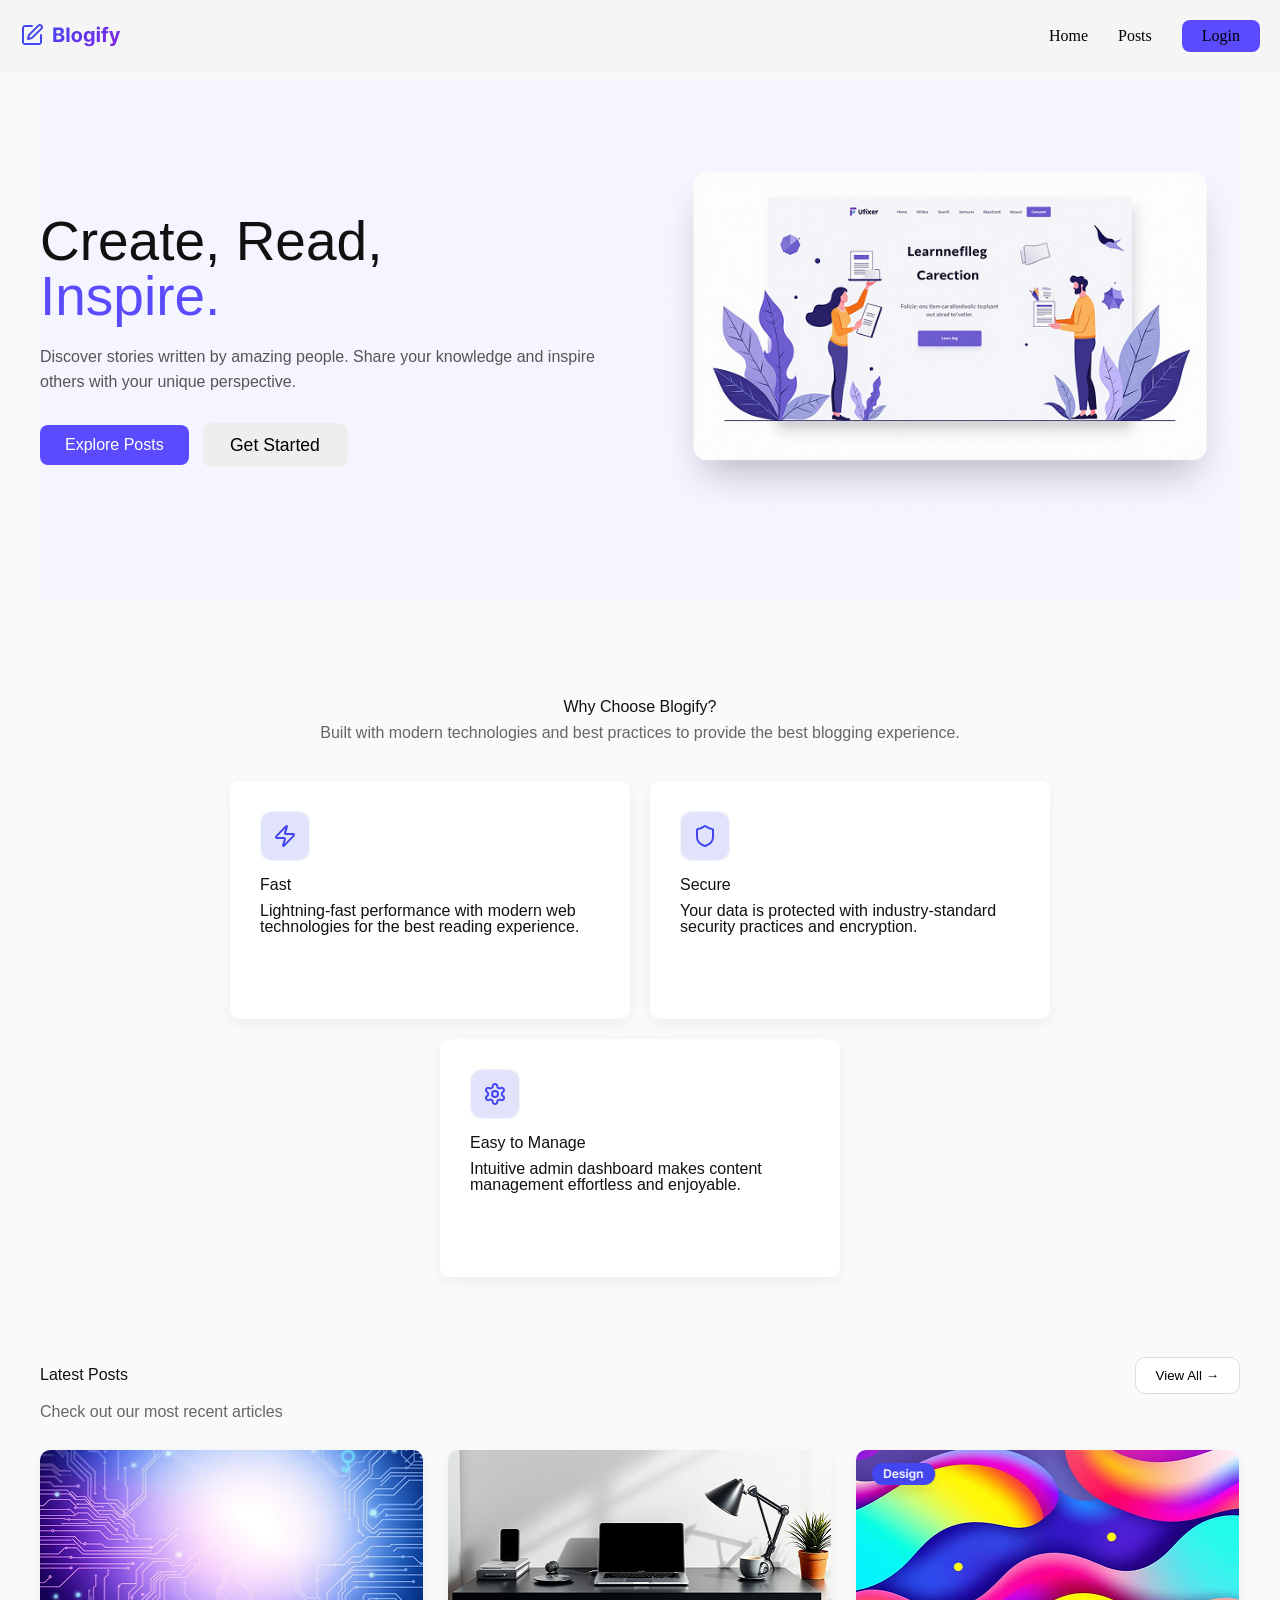
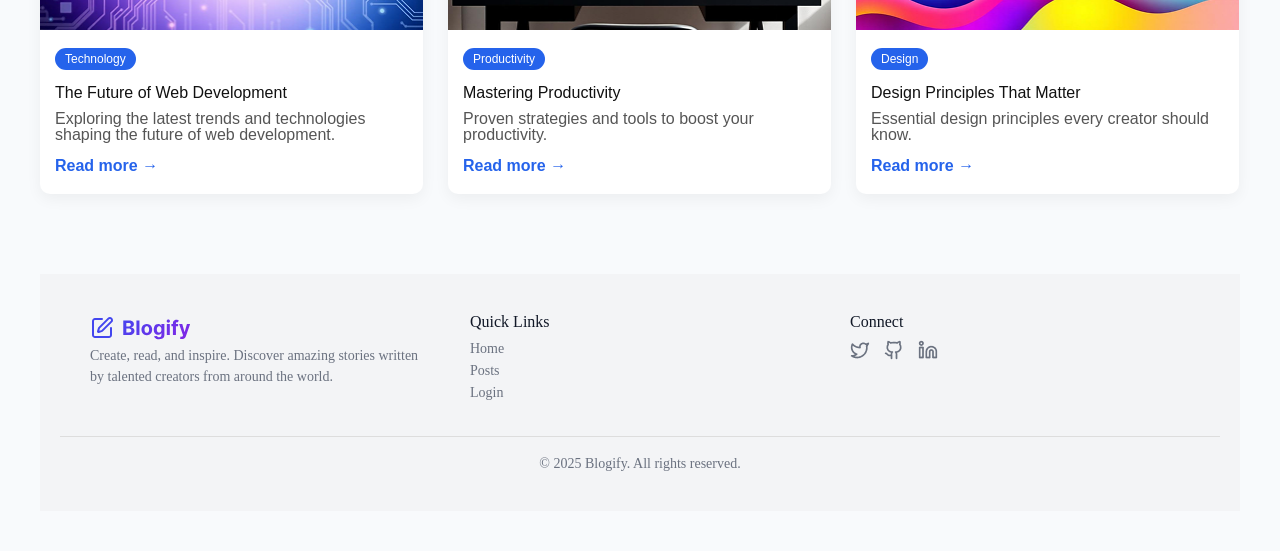
<file: index.html>
<!DOCTYPE html>
<html lang="en">

<head>
    <meta charset="UTF-8">
    <meta name="viewport" content="width=device-width, initial-scale=1.0">
    <title>transform-transition</title>
    <link rel="stylesheet" href="./css/reset.css">
    <link rel="stylesheet" href="./css/main.css">
    <link rel="shortcut icon" href="./img/shohlogo.png" type="image/x-icon">
    <link rel="stylesheet" href="https://cdnjs.cloudflare.com/ajax/libs/font-awesome/6.5.1/css/all.min.css">
</head>

<body>
    <header>
        <div class="container nav">

            <a href="./index.html">
                <img src="./img/Link.svg" alt="logo">
            </a>

            <ul class="menu">
                <li><a href="#">Home</a></li>
                <li><a href="#">Posts</a></li>


                <a class="login" href="./login.html">Login</a>
            </ul>
        </div>
    </header>

    <main>

        <!-- Hero -->
        <section class="hero">

            <div class="container hero-wrapper">

                <div class="hero-text">

                    <h1>Create, Read,<br><span>Inspire.</span></h1>

                    <p>
                        Discover stories written by amazing people.
                        Share your knowledge and inspire others with your unique perspective.
                    </p>

                    <div class="hero-buttons">
                        <a href="#posts" class="btn purple">Explore Posts</a>
                        <a href="#features" class="btn gray">Get Started</a>
                    </div>

                </div>

                <div class="hero-img">
                    <img src="./img/Hero illustration.png" alt="">
                </div>

            </div>

        </section>


        <section class="choose">
            <h2>Why Choose Blogify?</h2>
            <p class="subtitle">
                Built with modern technologies and best practices to provide the best blogging experience.
            </p>

            <div class="features ">

                <div class="box">
                    <div class="icon"><img src="./img/chaqmoq.svg" alt=""></div>
                    <h3>Fast</h3>
                    <span>
                        <p>
                            Lightning-fast performance with modern web technologies for the best reading experience.
                        </p>
                    </span>

                </div>

                <div class="box">
                    <div class="icon"><img src="./img/qalqon.svg" alt=""></div>
                    <h3>Secure</h3>
                    <span>
                        <p>Your data is protected with industry-standard security practices and encryption.
                        </p>
                    </span>

                </div>

                <div class="box">
                    <div class="icon"><img src="./img/nastroyka.svg" alt=""></div>
                    <h3>Easy to Manage</h3>
                    <span>
                        <p>
                            Intuitive admin dashboard makes content management effortless and enjoyable.
                        </p>
                    </span>
                </div>

            </div>
        </section>


        <!-- LATEST POSTS -->
        <section class="posts">

            <div class="title container">
                <h2>Latest Posts</h2>
                <button>View All →</button>
            </div>

            <p class="subtitle">Check out our most recent articles</p>

            <div class="post-container container">

                <div class="card">
                    <img src="./img/The Future of Web Development.png">
                    <span class="tag">Technology</span>
                    <h3>The Future of Web Development</h3>
                    <p>Exploring the latest trends and technologies shaping the future of web development.</p>
                    <a href="#">Read more →</a>
                </div>

                <div class="card">
                    <img src="./img/Mastering Productivity.png">
                    <span class="tag">Productivity</span>
                    <h3>Mastering Productivity</h3>
                    <p>Proven strategies and tools to boost your productivity.</p>
                    <a href="#">Read more →</a>
                </div>

                <div class="card">
                    <img src="./img/Container.png">
                    <span class="tag">Design</span>
                    <h3>Design Principles That Matter</h3>
                    <p>Essential design principles every creator should know.</p>
                    <a href="#">Read more →</a>
                </div>

            </div>

        </section>
    </main>
    <footer class="footer">
  <div class="wrapper">

    <div class="footer-box">
      <a class="logo" href="./index.html">
        <img src="./img/Link.svg" alt="logo">
      </a>
      <p>
        Create, read, and inspire. Discover amazing stories
        written by talented creators from around the world.
      </p>
    </div>

    <div class="footer-box">
      <h3>Quick Links</h3>
      <ul>
        <li><a href="#">Home</a></li>
        <li><a href="#">Posts</a></li>
        <li><a href="#">Login</a></li>
      </ul>
    </div>

    <div class="footer-box">
      <h3>Connect</h3>
      <div class="icons">
        <a href="#"><img src="./img/twiter.png" alt="tviter"></a>
        <a href="#"><img src="./img/github.png" alt="github"></a>
        <a href="#"><img src="./img/in.png" alt="in"></a>
      </div>
    </div>

  </div>

  <div class="footer-bottom">
    © 2025 Blogify. All rights reserved.
  </div>
</footer>

</body>

</html>
</file>
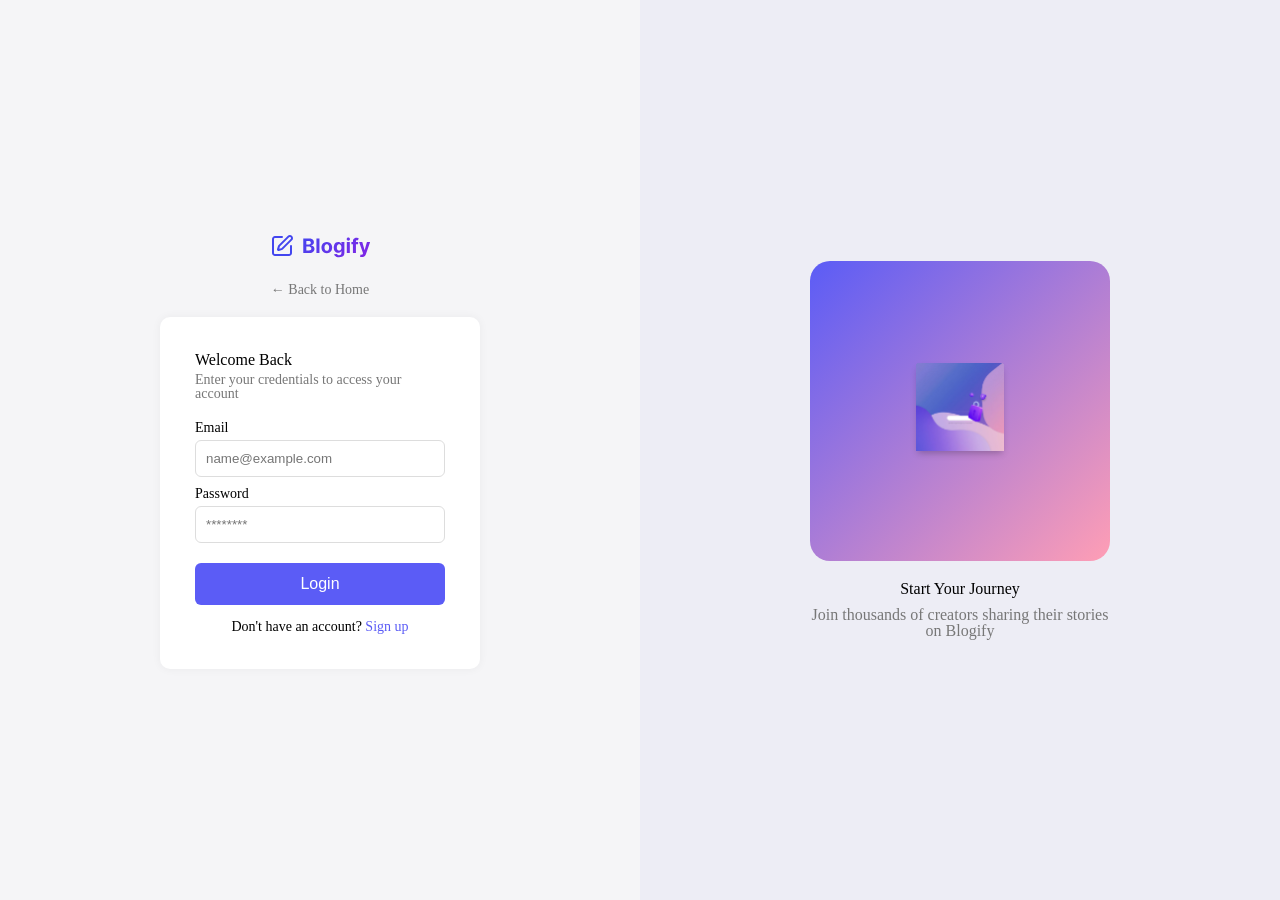
<file: login.html>
<!DOCTYPE html>
<html lang="en">

<head>
    <meta charset="UTF-8">
    <meta name="viewport" content="width=device-width, initial-scale=1.0">
    <title>login</title>
    <link rel="stylesheet" href="./css/reset.css">
    <link rel="stylesheet" href="./css/login.css">
    <link rel="shortcut icon" href="./img/shohlogo.png" type="image/x-icon">
    <link rel="stylesheet" href="https://cdnjs.cloudflare.com/ajax/libs/font-awesome/6.5.1/css/all.min.css">
</head>

<body>
    <div class="container">

        <div class="left">

            <div class="logo"><a href="./index.html">
                    <img src="./img/Link.svg" alt="logo">
                </a></div>
            <p class="back">← Back to Home</p>

            <div class="login-box">

                <h2>Welcome Back</h2>
                <p class="sub">Enter your credentials to access your account</p>

                <label>Email</label>
                <input type="email" placeholder="name@example.com">

                <label>Password</label>
                <input type="password" placeholder="********">

                <button>Login</button>

                <p class="signup">
                    Don't have an account? <span>Sign up</span>
                </p>

            </div>

        </div>


        <div class="right">

            <div class="card">
                <img src="./img/login.svg">
            </div>

            <h2>Start Your Journey</h2>
            <p>Join thousands of creators sharing their stories on Blogify</p>

        </div>

    </div>
</body>

</html>
</file>
<file: css/main.css>
* {
    margin: 0;
    padding: 0;
    box-sizing: border-box;
    font-family: sans-serif;
}

.container {
    width: 100%;
    max-width: 1280px;
    margin: 0px auto;
}

/* NAVBAR */

header {
    padding: 20px 0;
}

.nav {
    display: flex;
    justify-content: space-between;
    align-items: center;
    position: fixed;
    background-color: whitesmoke;
    padding: 20px;
    top: 0px;
    right: 0px;
    left: 0px;
}

.menu {
    display: flex;
    gap: 30px;
    list-style: none;
    justify-content: center;
    align-items: center;
}

.menu a {
    text-decoration: none;
    color: black;
}

.login:hover {
    color: #fff;
    background-color: purple;
}

.login {
    background: #5b4bff;
    color: #fff;
    padding: 8px 20px;
    border-radius: 8px;
    text-decoration: none;
}

/* HERO */

.hero {
    background: #f5f5ff;
    padding: 80px 0;
}

.hero-wrapper {
    display: flex;
    align-items: center;
    justify-content: space-between;
    gap: 40px;
}

.hero-text {
    width: 50%;
}

.hero-text h1 {
    font-size: 55px;
    margin-bottom: 20px;
}

.hero-text span {
    color: #5b4bff;
}

.hero-text p {
    margin-bottom: 30px;
    color: #555;
    line-height: 1.6;
}

.hero-buttons {
    display: flex;
    gap: 20px;
}

.btn {
    padding: 12px 25px;
    border-radius: 8px;
    text-decoration: none;
}

.purple {
    background: #5b4bff;
    color: white;


}

.purple:hover {
    transform: scale(1.2);
}

.gray {
    background: #eee;
    color: black;
    transform: scale(1.1);
}

.gray:hover {
    transform: scale(1.2);
    border: 2px solid blue;
}

.hero-img {
    width: 50%;
}

.hero-img img {
    width: 100%;
}





body {
    background: #f8fafc;
    color: #111;
    padding: 40px;
}

/* WHY SECTION */

.why {
    text-align: center;
    max-width: 1200px;
    margin: auto;
}

.subtitle {
    color: #666;
    margin-top: 10px;
}

.features {
    display: flex;
    gap: 20px;
    margin-top: 40px;
    flex-wrap: wrap;
    justify-content: center;
}

.icon {
    background-color: #f1f5f9;
    width: 50px;
    height: 50px;
    display: flex;
    align-items: center;
    justify-content: center;
    border-radius: 10px;
    color: #2563eb;
    font-size: 20px;
    margin-bottom: 16px;
}

.box {
    background: white;
    padding: 30px;
    border-radius: 10px;
    width: 400px;
    height: 238px;
    box-shadow: 0 5px 15px rgba(0, 0, 0, 0.05);
    transition: 0.3s;
}

.choose {
    text-align: center;
    justify-content: center;
    margin-top: 100px;
    margin-bottom: 64px;
}

.box:hover {
    background: linear-gradient(135deg, #6a5cff, #8f6bff);
    color: white;
    transform: translateY(-5px);
}

.box:hover .icon {

    background: rgba(255, 255, 255, 0.2);
    color: white;

}

.box h3 {
    margin-bottom: 10px;
    text-align: left;
}

.box p {
    text-align: left;
}





.posts {
    max-width: 1200px;
    margin: 80px auto;
}

.title {
    display: flex;
    justify-content: space-between;
    align-items: center;
}

.title button {
    padding: 10px 20px;
    border-radius: 10px;
    border: 1px solid #ddd;
    background: white;
    cursor: pointer;
}

.post-container {
    display: flex;
    gap: 25px;
    margin-top: 30px;
    flex-wrap: wrap;
}

.card {
    background: white;
    border-radius: 10px;
    width: 383px;
    overflow: hidden;
    box-shadow: 0 5px 15px rgba(0, 0, 0, 0.05);
    padding-bottom: 20px;
    transition: 0.3s;

    /* animatsiya */
}

.card:hover {
    transform: translateY(-10px);
    /* tepaga chiqadi */
    box-shadow: 0 15px 30px rgba(0, 0, 0, 0.1);
}

.card img {
    width: 100%;
    height: 180px;
    object-fit: cover;
}

.tag {
    background: #2563eb;
    color: white;
    font-size: 12px;
    padding: 5px 10px;
    border-radius: 20px;
    margin: 15px;
    display: inline-block;
}

.card h3 {
    margin: 0 15px 10px;
    transition: 0.3s;
}

.card:hover h3 {
    color: #2563eb;
    /* sarlavha rangi o‘zgaradi */
}

.card p {
    margin: 0 15px 15px;
    color: #555;
}

.card a {
    margin-left: 15px;
    color: #2563eb;
    text-decoration: none;
    font-weight: bold;
}

.footer{
  background:#f3f4f6;
  padding:40px 20px;
}

.wrapper{
  max-width:1100px;
  margin:auto;
  display:flex;
  justify-content:space-between;
  gap:40px;
  flex-wrap:wrap;
}

.footer-box{
  flex:1;
  min-width:200px;
}

.logo{
  color:#4f46e5;
  margin-bottom:10px;
}

.footer-box h3{
  margin-bottom:10px;
  color:#111827;
}

.footer-box p{
  color:#6b7280;
  font-size:14px;
  line-height:1.5;
}

.footer-box ul{
  list-style:none;
}

.footer-box ul li{
  margin-bottom:6px;
}

.footer-box ul li a{
  text-decoration:none;
  color:#6b7280;
  font-size:14px;
}

.footer-box ul li a:hover{
  color:#4f46e5;
}

.icons a{
  margin-right:10px;
  font-size:18px;
  text-decoration:none;
}

.footer-bottom{
  text-align:center;
  margin-top:30px;
  padding-top:20px;
  border-top:1px solid #ddd;
  font-size:14px;
  color:#6b7280;
}

/* responsive */
@media(max-width:768px){
  .wrapper{
    flex-direction:column;
    text-align:center;
  }
}
/* responsive */




/* responsive end */
</file>
<file: css/login.css>
* {
    margin: 0;
    padding: 0;
    box-sizing: border-box;
    font-family: Arial;
}

body {
    background: #f5f5f7;
}

.container {
    display: flex;
    height: 100vh;
}

/* LEFT */

.left {
    width: 50%;
    display: flex;
    flex-direction: column;
    justify-content: center;
    align-items: center;
}

.logo {
    color: #5b5cf6;
    font-weight: bold;
    margin-bottom: 20px;
}

.back {
    color: #777;
    font-size: 14px;
    margin-bottom: 20px;
}

.login-box {
    background: white;
    padding: 35px;
    border-radius: 10px;
    width: 320px;
    box-shadow: 0 0 10px rgba(0, 0, 0, 0.05);
}

.login-box h2 {
    margin-bottom: 5px;
}

.sub {
    font-size: 14px;
    color: #777;
    margin-bottom: 20px;
}

.login-box label {
    font-size: 14px;
    display: block;
    margin: 10px 0 5px;
}

.login-box input {
    width: 100%;
    padding: 10px;
    border: 1px solid #ddd;
    border-radius: 6px;
}

button {
    width: 100%;
    margin-top: 20px;
    padding: 12px;
    border: none;
    border-radius: 6px;
    background: #5b5cf6;
    color: white;
    font-size: 16px;
    cursor: pointer;
}

.signup {
    margin-top: 15px;
    font-size: 14px;
    text-align: center;
}

.signup span {
    color: #5b5cf6;
    cursor: pointer;
}

/* RIGHT */

.right {
    width: 50%;
    background: #ededf5;
    display: flex;
    flex-direction: column;
    justify-content: center;
    align-items: center;
    text-align: center;
}

.card {
    width: 300px;
    height: 300px;
    background: linear-gradient(135deg, #5b5cf6, #ff9eb5);
    border-radius: 20px;
    display: flex;
    align-items: center;
    justify-content: center;
    margin-bottom: 20px;
}

.card img {
    width: 100px;
}

.right h2 {
    margin-bottom: 10px;
}

.right p {
    color: #777;
    width: 300px;
}

/* RESPONSIVE */

@media(max-width:900px) {

    .container {
        flex-direction: column;
    }

    .left {
        width: 100%;
        height: 60%;
    }

    .right {
        width: 100%;
        height: 40%;
    }

    .card {
        width: 200px;
        height: 200px;
    }

}
</file>
